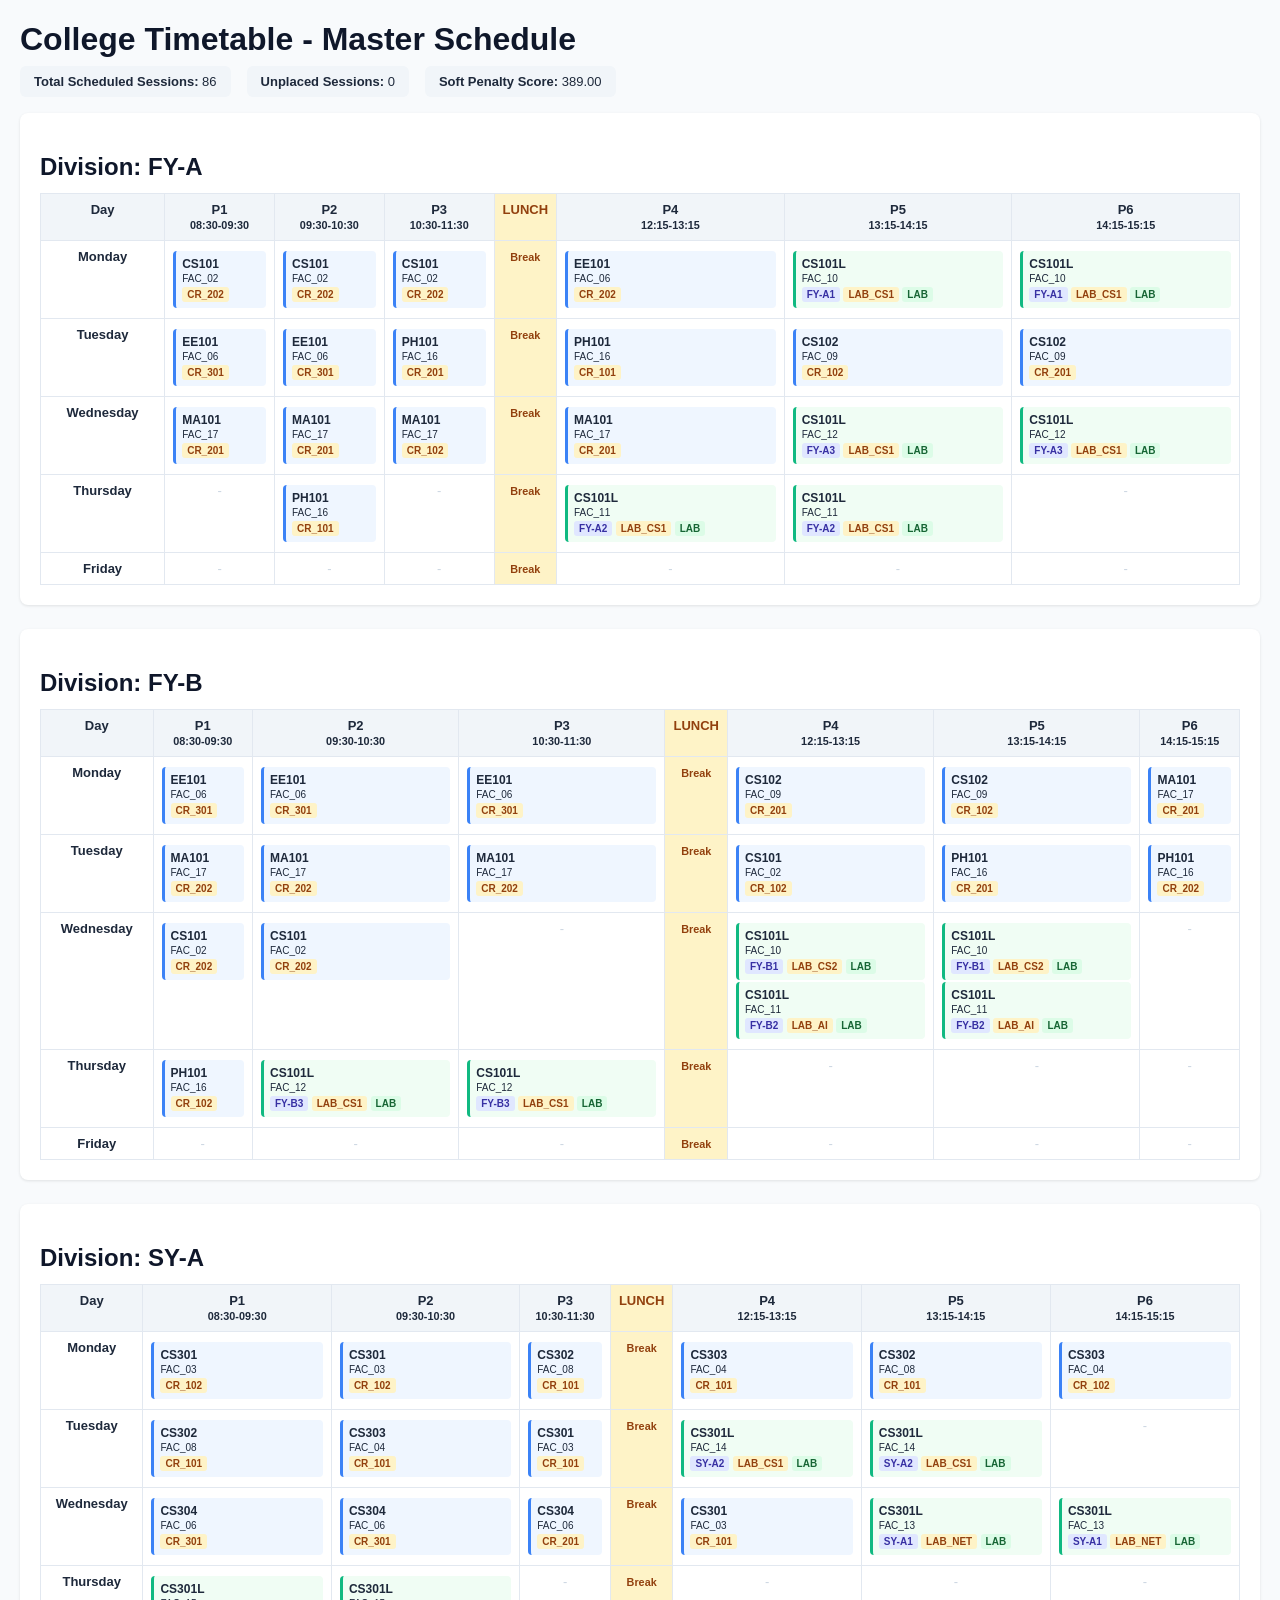
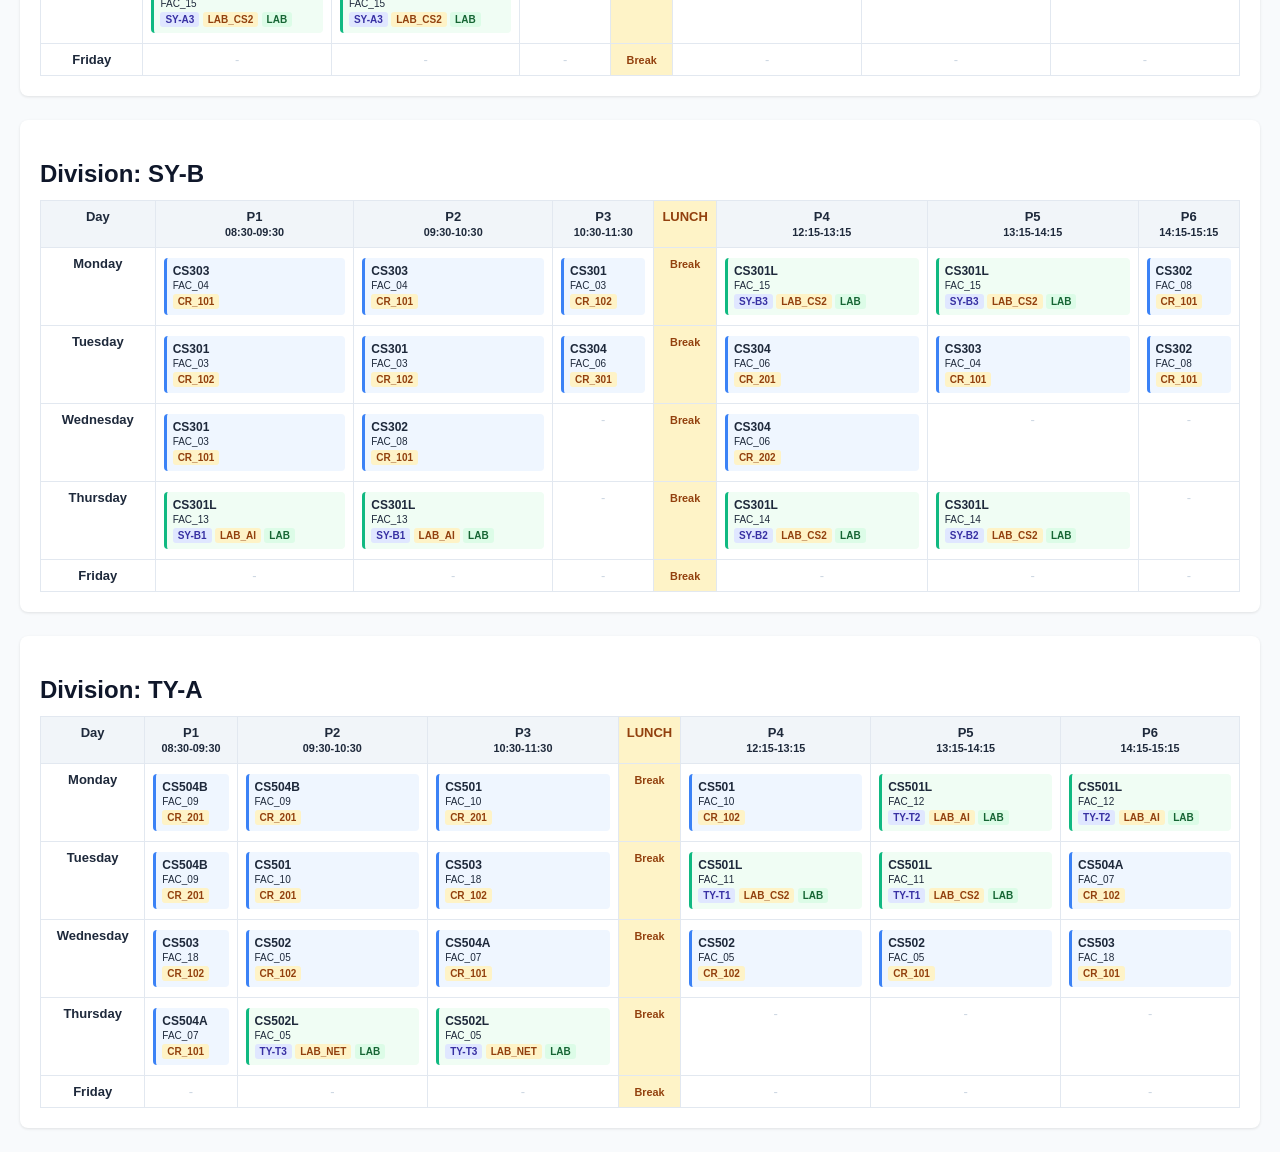
<file: data/sample_timetable.html>
<!DOCTYPE html>
<html lang="en">
<head>
<meta charset="UTF-8">
<meta name="viewport" content="width=device-width, initial-scale=1.0">
<title>College Timetable - Master Schedule</title>
<style>
  body { font-family: -apple-system, BlinkMacSystemFont, "Segoe UI", Roboto, Helvetica, Arial, sans-serif; margin: 20px; background: #f8fafc; color: #1e293b; }
  h1, h2, h3 { color: #0f172a; margin-bottom: 8px; }
  .card { background: white; border-radius: 8px; padding: 20px; margin-bottom: 24px; box-shadow: 0 1px 3px rgba(0,0,0,0.1); }
  table { width: 100%; border-collapse: collapse; margin-top: 12px; font-size: 13px; }
  th, td { border: 1px solid #e2e8f0; padding: 8px; text-align: center; vertical-align: top; }
  th { background: #f1f5f9; font-weight: 600; }
  .lunch-header { background: #fef3c7; color: #92400e; font-weight: bold; width: 40px; }
  .session-box { background: #eff6ff; border-left: 3px solid #3b82f6; padding: 6px; margin: 2px 0; border-radius: 4px; text-align: left; font-size: 12px; }
  .session-box.is-lab { background: #f0fdf4; border-left: 3px solid #10b981; }
  .badge { display: inline-block; padding: 2px 5px; font-size: 10px; border-radius: 3px; font-weight: 600; margin-top: 2px; }
  .badge.batch { background: #e0e7ff; color: #3730a3; }
  .badge.room { background: #fef3c7; color: #92400e; }
  .badge.lab { background: #dcfce7; color: #166534; }
  .meta-stats { display: flex; gap: 16px; margin-bottom: 16px; }
  .stat-chip { background: #f1f5f9; padding: 8px 14px; border-radius: 6px; font-size: 13px; }
  @media print { body { background: white; } .card { box-shadow: none; page-break-after: always; } }
</style>
</head>
<body>
  <h1>College Timetable - Master Schedule</h1>
  <div class="meta-stats">
    <div class="stat-chip"><strong>Total Scheduled Sessions:</strong> 86</div>
    <div class="stat-chip"><strong>Unplaced Sessions:</strong> 0</div>
    <div class="stat-chip"><strong>Soft Penalty Score:</strong> 389.00</div>
  </div>

  <div class="card">
    <h2>Division: FY-A</h2>
    <table>
      <thead>
        <tr>
          <th>Day</th>
<th>P1<br><small>08:30-09:30</small></th><th>P2<br><small>09:30-10:30</small></th><th>P3<br><small>10:30-11:30</small></th><th class='lunch-header'>LUNCH</th><th>P4<br><small>12:15-13:15</small></th><th>P5<br><small>13:15-14:15</small></th><th>P6<br><small>14:15-15:15</small></th></tr></thead><tbody><tr><td><strong>Monday</strong></td><td><div class='session-box '><strong>CS101</strong><br><small>FAC_02</small><br> <span class='badge room'>CR_202</span> </div></td><td><div class='session-box '><strong>CS101</strong><br><small>FAC_02</small><br> <span class='badge room'>CR_202</span> </div></td><td><div class='session-box '><strong>CS101</strong><br><small>FAC_02</small><br> <span class='badge room'>CR_202</span> </div></td><td class='lunch-header'><small>Break</small></td><td><div class='session-box '><strong>EE101</strong><br><small>FAC_06</small><br> <span class='badge room'>CR_202</span> </div></td><td><div class='session-box is-lab'><strong>CS101L</strong><br><small>FAC_10</small><br><span class='badge batch'>FY-A1</span> <span class='badge room'>LAB_CS1</span> <span class='badge lab'>LAB</span></div></td><td><div class='session-box is-lab'><strong>CS101L</strong><br><small>FAC_10</small><br><span class='badge batch'>FY-A1</span> <span class='badge room'>LAB_CS1</span> <span class='badge lab'>LAB</span></div></td></tr><tr><td><strong>Tuesday</strong></td><td><div class='session-box '><strong>EE101</strong><br><small>FAC_06</small><br> <span class='badge room'>CR_301</span> </div></td><td><div class='session-box '><strong>EE101</strong><br><small>FAC_06</small><br> <span class='badge room'>CR_301</span> </div></td><td><div class='session-box '><strong>PH101</strong><br><small>FAC_16</small><br> <span class='badge room'>CR_201</span> </div></td><td class='lunch-header'><small>Break</small></td><td><div class='session-box '><strong>PH101</strong><br><small>FAC_16</small><br> <span class='badge room'>CR_101</span> </div></td><td><div class='session-box '><strong>CS102</strong><br><small>FAC_09</small><br> <span class='badge room'>CR_102</span> </div></td><td><div class='session-box '><strong>CS102</strong><br><small>FAC_09</small><br> <span class='badge room'>CR_201</span> </div></td></tr><tr><td><strong>Wednesday</strong></td><td><div class='session-box '><strong>MA101</strong><br><small>FAC_17</small><br> <span class='badge room'>CR_201</span> </div></td><td><div class='session-box '><strong>MA101</strong><br><small>FAC_17</small><br> <span class='badge room'>CR_201</span> </div></td><td><div class='session-box '><strong>MA101</strong><br><small>FAC_17</small><br> <span class='badge room'>CR_102</span> </div></td><td class='lunch-header'><small>Break</small></td><td><div class='session-box '><strong>MA101</strong><br><small>FAC_17</small><br> <span class='badge room'>CR_201</span> </div></td><td><div class='session-box is-lab'><strong>CS101L</strong><br><small>FAC_12</small><br><span class='badge batch'>FY-A3</span> <span class='badge room'>LAB_CS1</span> <span class='badge lab'>LAB</span></div></td><td><div class='session-box is-lab'><strong>CS101L</strong><br><small>FAC_12</small><br><span class='badge batch'>FY-A3</span> <span class='badge room'>LAB_CS1</span> <span class='badge lab'>LAB</span></div></td></tr><tr><td><strong>Thursday</strong></td><td><span style='color:#cbd5e1'>-</span></td><td><div class='session-box '><strong>PH101</strong><br><small>FAC_16</small><br> <span class='badge room'>CR_101</span> </div></td><td><span style='color:#cbd5e1'>-</span></td><td class='lunch-header'><small>Break</small></td><td><div class='session-box is-lab'><strong>CS101L</strong><br><small>FAC_11</small><br><span class='badge batch'>FY-A2</span> <span class='badge room'>LAB_CS1</span> <span class='badge lab'>LAB</span></div></td><td><div class='session-box is-lab'><strong>CS101L</strong><br><small>FAC_11</small><br><span class='badge batch'>FY-A2</span> <span class='badge room'>LAB_CS1</span> <span class='badge lab'>LAB</span></div></td><td><span style='color:#cbd5e1'>-</span></td></tr><tr><td><strong>Friday</strong></td><td><span style='color:#cbd5e1'>-</span></td><td><span style='color:#cbd5e1'>-</span></td><td><span style='color:#cbd5e1'>-</span></td><td class='lunch-header'><small>Break</small></td><td><span style='color:#cbd5e1'>-</span></td><td><span style='color:#cbd5e1'>-</span></td><td><span style='color:#cbd5e1'>-</span></td></tr>
      </tbody>
    </table>
  </div>

  <div class="card">
    <h2>Division: FY-B</h2>
    <table>
      <thead>
        <tr>
          <th>Day</th>
<th>P1<br><small>08:30-09:30</small></th><th>P2<br><small>09:30-10:30</small></th><th>P3<br><small>10:30-11:30</small></th><th class='lunch-header'>LUNCH</th><th>P4<br><small>12:15-13:15</small></th><th>P5<br><small>13:15-14:15</small></th><th>P6<br><small>14:15-15:15</small></th></tr></thead><tbody><tr><td><strong>Monday</strong></td><td><div class='session-box '><strong>EE101</strong><br><small>FAC_06</small><br> <span class='badge room'>CR_301</span> </div></td><td><div class='session-box '><strong>EE101</strong><br><small>FAC_06</small><br> <span class='badge room'>CR_301</span> </div></td><td><div class='session-box '><strong>EE101</strong><br><small>FAC_06</small><br> <span class='badge room'>CR_301</span> </div></td><td class='lunch-header'><small>Break</small></td><td><div class='session-box '><strong>CS102</strong><br><small>FAC_09</small><br> <span class='badge room'>CR_201</span> </div></td><td><div class='session-box '><strong>CS102</strong><br><small>FAC_09</small><br> <span class='badge room'>CR_102</span> </div></td><td><div class='session-box '><strong>MA101</strong><br><small>FAC_17</small><br> <span class='badge room'>CR_201</span> </div></td></tr><tr><td><strong>Tuesday</strong></td><td><div class='session-box '><strong>MA101</strong><br><small>FAC_17</small><br> <span class='badge room'>CR_202</span> </div></td><td><div class='session-box '><strong>MA101</strong><br><small>FAC_17</small><br> <span class='badge room'>CR_202</span> </div></td><td><div class='session-box '><strong>MA101</strong><br><small>FAC_17</small><br> <span class='badge room'>CR_202</span> </div></td><td class='lunch-header'><small>Break</small></td><td><div class='session-box '><strong>CS101</strong><br><small>FAC_02</small><br> <span class='badge room'>CR_102</span> </div></td><td><div class='session-box '><strong>PH101</strong><br><small>FAC_16</small><br> <span class='badge room'>CR_201</span> </div></td><td><div class='session-box '><strong>PH101</strong><br><small>FAC_16</small><br> <span class='badge room'>CR_202</span> </div></td></tr><tr><td><strong>Wednesday</strong></td><td><div class='session-box '><strong>CS101</strong><br><small>FAC_02</small><br> <span class='badge room'>CR_202</span> </div></td><td><div class='session-box '><strong>CS101</strong><br><small>FAC_02</small><br> <span class='badge room'>CR_202</span> </div></td><td><span style='color:#cbd5e1'>-</span></td><td class='lunch-header'><small>Break</small></td><td><div class='session-box is-lab'><strong>CS101L</strong><br><small>FAC_10</small><br><span class='badge batch'>FY-B1</span> <span class='badge room'>LAB_CS2</span> <span class='badge lab'>LAB</span></div><div class='session-box is-lab'><strong>CS101L</strong><br><small>FAC_11</small><br><span class='badge batch'>FY-B2</span> <span class='badge room'>LAB_AI</span> <span class='badge lab'>LAB</span></div></td><td><div class='session-box is-lab'><strong>CS101L</strong><br><small>FAC_10</small><br><span class='badge batch'>FY-B1</span> <span class='badge room'>LAB_CS2</span> <span class='badge lab'>LAB</span></div><div class='session-box is-lab'><strong>CS101L</strong><br><small>FAC_11</small><br><span class='badge batch'>FY-B2</span> <span class='badge room'>LAB_AI</span> <span class='badge lab'>LAB</span></div></td><td><span style='color:#cbd5e1'>-</span></td></tr><tr><td><strong>Thursday</strong></td><td><div class='session-box '><strong>PH101</strong><br><small>FAC_16</small><br> <span class='badge room'>CR_102</span> </div></td><td><div class='session-box is-lab'><strong>CS101L</strong><br><small>FAC_12</small><br><span class='badge batch'>FY-B3</span> <span class='badge room'>LAB_CS1</span> <span class='badge lab'>LAB</span></div></td><td><div class='session-box is-lab'><strong>CS101L</strong><br><small>FAC_12</small><br><span class='badge batch'>FY-B3</span> <span class='badge room'>LAB_CS1</span> <span class='badge lab'>LAB</span></div></td><td class='lunch-header'><small>Break</small></td><td><span style='color:#cbd5e1'>-</span></td><td><span style='color:#cbd5e1'>-</span></td><td><span style='color:#cbd5e1'>-</span></td></tr><tr><td><strong>Friday</strong></td><td><span style='color:#cbd5e1'>-</span></td><td><span style='color:#cbd5e1'>-</span></td><td><span style='color:#cbd5e1'>-</span></td><td class='lunch-header'><small>Break</small></td><td><span style='color:#cbd5e1'>-</span></td><td><span style='color:#cbd5e1'>-</span></td><td><span style='color:#cbd5e1'>-</span></td></tr>
      </tbody>
    </table>
  </div>

  <div class="card">
    <h2>Division: SY-A</h2>
    <table>
      <thead>
        <tr>
          <th>Day</th>
<th>P1<br><small>08:30-09:30</small></th><th>P2<br><small>09:30-10:30</small></th><th>P3<br><small>10:30-11:30</small></th><th class='lunch-header'>LUNCH</th><th>P4<br><small>12:15-13:15</small></th><th>P5<br><small>13:15-14:15</small></th><th>P6<br><small>14:15-15:15</small></th></tr></thead><tbody><tr><td><strong>Monday</strong></td><td><div class='session-box '><strong>CS301</strong><br><small>FAC_03</small><br> <span class='badge room'>CR_102</span> </div></td><td><div class='session-box '><strong>CS301</strong><br><small>FAC_03</small><br> <span class='badge room'>CR_102</span> </div></td><td><div class='session-box '><strong>CS302</strong><br><small>FAC_08</small><br> <span class='badge room'>CR_101</span> </div></td><td class='lunch-header'><small>Break</small></td><td><div class='session-box '><strong>CS303</strong><br><small>FAC_04</small><br> <span class='badge room'>CR_101</span> </div></td><td><div class='session-box '><strong>CS302</strong><br><small>FAC_08</small><br> <span class='badge room'>CR_101</span> </div></td><td><div class='session-box '><strong>CS303</strong><br><small>FAC_04</small><br> <span class='badge room'>CR_102</span> </div></td></tr><tr><td><strong>Tuesday</strong></td><td><div class='session-box '><strong>CS302</strong><br><small>FAC_08</small><br> <span class='badge room'>CR_101</span> </div></td><td><div class='session-box '><strong>CS303</strong><br><small>FAC_04</small><br> <span class='badge room'>CR_101</span> </div></td><td><div class='session-box '><strong>CS301</strong><br><small>FAC_03</small><br> <span class='badge room'>CR_101</span> </div></td><td class='lunch-header'><small>Break</small></td><td><div class='session-box is-lab'><strong>CS301L</strong><br><small>FAC_14</small><br><span class='badge batch'>SY-A2</span> <span class='badge room'>LAB_CS1</span> <span class='badge lab'>LAB</span></div></td><td><div class='session-box is-lab'><strong>CS301L</strong><br><small>FAC_14</small><br><span class='badge batch'>SY-A2</span> <span class='badge room'>LAB_CS1</span> <span class='badge lab'>LAB</span></div></td><td><span style='color:#cbd5e1'>-</span></td></tr><tr><td><strong>Wednesday</strong></td><td><div class='session-box '><strong>CS304</strong><br><small>FAC_06</small><br> <span class='badge room'>CR_301</span> </div></td><td><div class='session-box '><strong>CS304</strong><br><small>FAC_06</small><br> <span class='badge room'>CR_301</span> </div></td><td><div class='session-box '><strong>CS304</strong><br><small>FAC_06</small><br> <span class='badge room'>CR_201</span> </div></td><td class='lunch-header'><small>Break</small></td><td><div class='session-box '><strong>CS301</strong><br><small>FAC_03</small><br> <span class='badge room'>CR_101</span> </div></td><td><div class='session-box is-lab'><strong>CS301L</strong><br><small>FAC_13</small><br><span class='badge batch'>SY-A1</span> <span class='badge room'>LAB_NET</span> <span class='badge lab'>LAB</span></div></td><td><div class='session-box is-lab'><strong>CS301L</strong><br><small>FAC_13</small><br><span class='badge batch'>SY-A1</span> <span class='badge room'>LAB_NET</span> <span class='badge lab'>LAB</span></div></td></tr><tr><td><strong>Thursday</strong></td><td><div class='session-box is-lab'><strong>CS301L</strong><br><small>FAC_15</small><br><span class='badge batch'>SY-A3</span> <span class='badge room'>LAB_CS2</span> <span class='badge lab'>LAB</span></div></td><td><div class='session-box is-lab'><strong>CS301L</strong><br><small>FAC_15</small><br><span class='badge batch'>SY-A3</span> <span class='badge room'>LAB_CS2</span> <span class='badge lab'>LAB</span></div></td><td><span style='color:#cbd5e1'>-</span></td><td class='lunch-header'><small>Break</small></td><td><span style='color:#cbd5e1'>-</span></td><td><span style='color:#cbd5e1'>-</span></td><td><span style='color:#cbd5e1'>-</span></td></tr><tr><td><strong>Friday</strong></td><td><span style='color:#cbd5e1'>-</span></td><td><span style='color:#cbd5e1'>-</span></td><td><span style='color:#cbd5e1'>-</span></td><td class='lunch-header'><small>Break</small></td><td><span style='color:#cbd5e1'>-</span></td><td><span style='color:#cbd5e1'>-</span></td><td><span style='color:#cbd5e1'>-</span></td></tr>
      </tbody>
    </table>
  </div>

  <div class="card">
    <h2>Division: SY-B</h2>
    <table>
      <thead>
        <tr>
          <th>Day</th>
<th>P1<br><small>08:30-09:30</small></th><th>P2<br><small>09:30-10:30</small></th><th>P3<br><small>10:30-11:30</small></th><th class='lunch-header'>LUNCH</th><th>P4<br><small>12:15-13:15</small></th><th>P5<br><small>13:15-14:15</small></th><th>P6<br><small>14:15-15:15</small></th></tr></thead><tbody><tr><td><strong>Monday</strong></td><td><div class='session-box '><strong>CS303</strong><br><small>FAC_04</small><br> <span class='badge room'>CR_101</span> </div></td><td><div class='session-box '><strong>CS303</strong><br><small>FAC_04</small><br> <span class='badge room'>CR_101</span> </div></td><td><div class='session-box '><strong>CS301</strong><br><small>FAC_03</small><br> <span class='badge room'>CR_102</span> </div></td><td class='lunch-header'><small>Break</small></td><td><div class='session-box is-lab'><strong>CS301L</strong><br><small>FAC_15</small><br><span class='badge batch'>SY-B3</span> <span class='badge room'>LAB_CS2</span> <span class='badge lab'>LAB</span></div></td><td><div class='session-box is-lab'><strong>CS301L</strong><br><small>FAC_15</small><br><span class='badge batch'>SY-B3</span> <span class='badge room'>LAB_CS2</span> <span class='badge lab'>LAB</span></div></td><td><div class='session-box '><strong>CS302</strong><br><small>FAC_08</small><br> <span class='badge room'>CR_101</span> </div></td></tr><tr><td><strong>Tuesday</strong></td><td><div class='session-box '><strong>CS301</strong><br><small>FAC_03</small><br> <span class='badge room'>CR_102</span> </div></td><td><div class='session-box '><strong>CS301</strong><br><small>FAC_03</small><br> <span class='badge room'>CR_102</span> </div></td><td><div class='session-box '><strong>CS304</strong><br><small>FAC_06</small><br> <span class='badge room'>CR_301</span> </div></td><td class='lunch-header'><small>Break</small></td><td><div class='session-box '><strong>CS304</strong><br><small>FAC_06</small><br> <span class='badge room'>CR_201</span> </div></td><td><div class='session-box '><strong>CS303</strong><br><small>FAC_04</small><br> <span class='badge room'>CR_101</span> </div></td><td><div class='session-box '><strong>CS302</strong><br><small>FAC_08</small><br> <span class='badge room'>CR_101</span> </div></td></tr><tr><td><strong>Wednesday</strong></td><td><div class='session-box '><strong>CS301</strong><br><small>FAC_03</small><br> <span class='badge room'>CR_101</span> </div></td><td><div class='session-box '><strong>CS302</strong><br><small>FAC_08</small><br> <span class='badge room'>CR_101</span> </div></td><td><span style='color:#cbd5e1'>-</span></td><td class='lunch-header'><small>Break</small></td><td><div class='session-box '><strong>CS304</strong><br><small>FAC_06</small><br> <span class='badge room'>CR_202</span> </div></td><td><span style='color:#cbd5e1'>-</span></td><td><span style='color:#cbd5e1'>-</span></td></tr><tr><td><strong>Thursday</strong></td><td><div class='session-box is-lab'><strong>CS301L</strong><br><small>FAC_13</small><br><span class='badge batch'>SY-B1</span> <span class='badge room'>LAB_AI</span> <span class='badge lab'>LAB</span></div></td><td><div class='session-box is-lab'><strong>CS301L</strong><br><small>FAC_13</small><br><span class='badge batch'>SY-B1</span> <span class='badge room'>LAB_AI</span> <span class='badge lab'>LAB</span></div></td><td><span style='color:#cbd5e1'>-</span></td><td class='lunch-header'><small>Break</small></td><td><div class='session-box is-lab'><strong>CS301L</strong><br><small>FAC_14</small><br><span class='badge batch'>SY-B2</span> <span class='badge room'>LAB_CS2</span> <span class='badge lab'>LAB</span></div></td><td><div class='session-box is-lab'><strong>CS301L</strong><br><small>FAC_14</small><br><span class='badge batch'>SY-B2</span> <span class='badge room'>LAB_CS2</span> <span class='badge lab'>LAB</span></div></td><td><span style='color:#cbd5e1'>-</span></td></tr><tr><td><strong>Friday</strong></td><td><span style='color:#cbd5e1'>-</span></td><td><span style='color:#cbd5e1'>-</span></td><td><span style='color:#cbd5e1'>-</span></td><td class='lunch-header'><small>Break</small></td><td><span style='color:#cbd5e1'>-</span></td><td><span style='color:#cbd5e1'>-</span></td><td><span style='color:#cbd5e1'>-</span></td></tr>
      </tbody>
    </table>
  </div>

  <div class="card">
    <h2>Division: TY-A</h2>
    <table>
      <thead>
        <tr>
          <th>Day</th>
<th>P1<br><small>08:30-09:30</small></th><th>P2<br><small>09:30-10:30</small></th><th>P3<br><small>10:30-11:30</small></th><th class='lunch-header'>LUNCH</th><th>P4<br><small>12:15-13:15</small></th><th>P5<br><small>13:15-14:15</small></th><th>P6<br><small>14:15-15:15</small></th></tr></thead><tbody><tr><td><strong>Monday</strong></td><td><div class='session-box '><strong>CS504B</strong><br><small>FAC_09</small><br> <span class='badge room'>CR_201</span> </div></td><td><div class='session-box '><strong>CS504B</strong><br><small>FAC_09</small><br> <span class='badge room'>CR_201</span> </div></td><td><div class='session-box '><strong>CS501</strong><br><small>FAC_10</small><br> <span class='badge room'>CR_201</span> </div></td><td class='lunch-header'><small>Break</small></td><td><div class='session-box '><strong>CS501</strong><br><small>FAC_10</small><br> <span class='badge room'>CR_102</span> </div></td><td><div class='session-box is-lab'><strong>CS501L</strong><br><small>FAC_12</small><br><span class='badge batch'>TY-T2</span> <span class='badge room'>LAB_AI</span> <span class='badge lab'>LAB</span></div></td><td><div class='session-box is-lab'><strong>CS501L</strong><br><small>FAC_12</small><br><span class='badge batch'>TY-T2</span> <span class='badge room'>LAB_AI</span> <span class='badge lab'>LAB</span></div></td></tr><tr><td><strong>Tuesday</strong></td><td><div class='session-box '><strong>CS504B</strong><br><small>FAC_09</small><br> <span class='badge room'>CR_201</span> </div></td><td><div class='session-box '><strong>CS501</strong><br><small>FAC_10</small><br> <span class='badge room'>CR_201</span> </div></td><td><div class='session-box '><strong>CS503</strong><br><small>FAC_18</small><br> <span class='badge room'>CR_102</span> </div></td><td class='lunch-header'><small>Break</small></td><td><div class='session-box is-lab'><strong>CS501L</strong><br><small>FAC_11</small><br><span class='badge batch'>TY-T1</span> <span class='badge room'>LAB_CS2</span> <span class='badge lab'>LAB</span></div></td><td><div class='session-box is-lab'><strong>CS501L</strong><br><small>FAC_11</small><br><span class='badge batch'>TY-T1</span> <span class='badge room'>LAB_CS2</span> <span class='badge lab'>LAB</span></div></td><td><div class='session-box '><strong>CS504A</strong><br><small>FAC_07</small><br> <span class='badge room'>CR_102</span> </div></td></tr><tr><td><strong>Wednesday</strong></td><td><div class='session-box '><strong>CS503</strong><br><small>FAC_18</small><br> <span class='badge room'>CR_102</span> </div></td><td><div class='session-box '><strong>CS502</strong><br><small>FAC_05</small><br> <span class='badge room'>CR_102</span> </div></td><td><div class='session-box '><strong>CS504A</strong><br><small>FAC_07</small><br> <span class='badge room'>CR_101</span> </div></td><td class='lunch-header'><small>Break</small></td><td><div class='session-box '><strong>CS502</strong><br><small>FAC_05</small><br> <span class='badge room'>CR_102</span> </div></td><td><div class='session-box '><strong>CS502</strong><br><small>FAC_05</small><br> <span class='badge room'>CR_101</span> </div></td><td><div class='session-box '><strong>CS503</strong><br><small>FAC_18</small><br> <span class='badge room'>CR_101</span> </div></td></tr><tr><td><strong>Thursday</strong></td><td><div class='session-box '><strong>CS504A</strong><br><small>FAC_07</small><br> <span class='badge room'>CR_101</span> </div></td><td><div class='session-box is-lab'><strong>CS502L</strong><br><small>FAC_05</small><br><span class='badge batch'>TY-T3</span> <span class='badge room'>LAB_NET</span> <span class='badge lab'>LAB</span></div></td><td><div class='session-box is-lab'><strong>CS502L</strong><br><small>FAC_05</small><br><span class='badge batch'>TY-T3</span> <span class='badge room'>LAB_NET</span> <span class='badge lab'>LAB</span></div></td><td class='lunch-header'><small>Break</small></td><td><span style='color:#cbd5e1'>-</span></td><td><span style='color:#cbd5e1'>-</span></td><td><span style='color:#cbd5e1'>-</span></td></tr><tr><td><strong>Friday</strong></td><td><span style='color:#cbd5e1'>-</span></td><td><span style='color:#cbd5e1'>-</span></td><td><span style='color:#cbd5e1'>-</span></td><td class='lunch-header'><small>Break</small></td><td><span style='color:#cbd5e1'>-</span></td><td><span style='color:#cbd5e1'>-</span></td><td><span style='color:#cbd5e1'>-</span></td></tr>
      </tbody>
    </table>
  </div>
</body></html>
</file>
